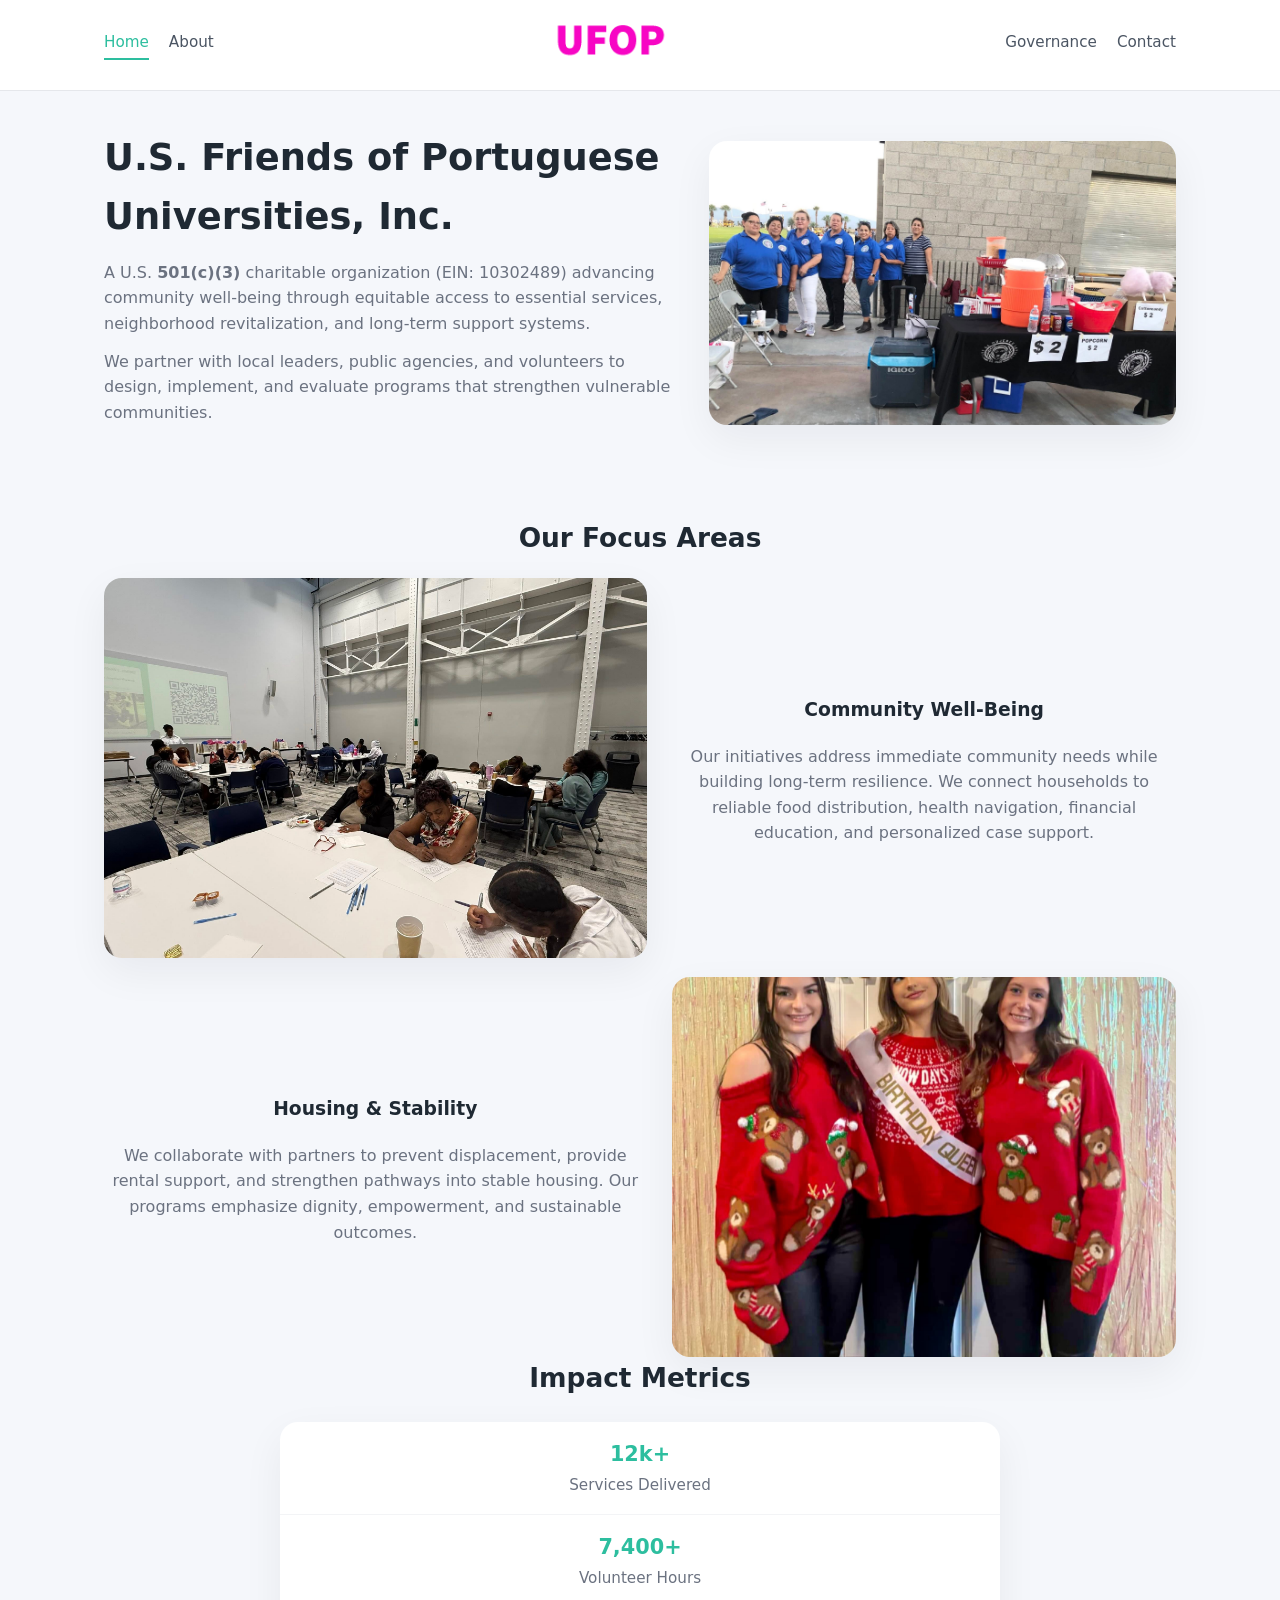
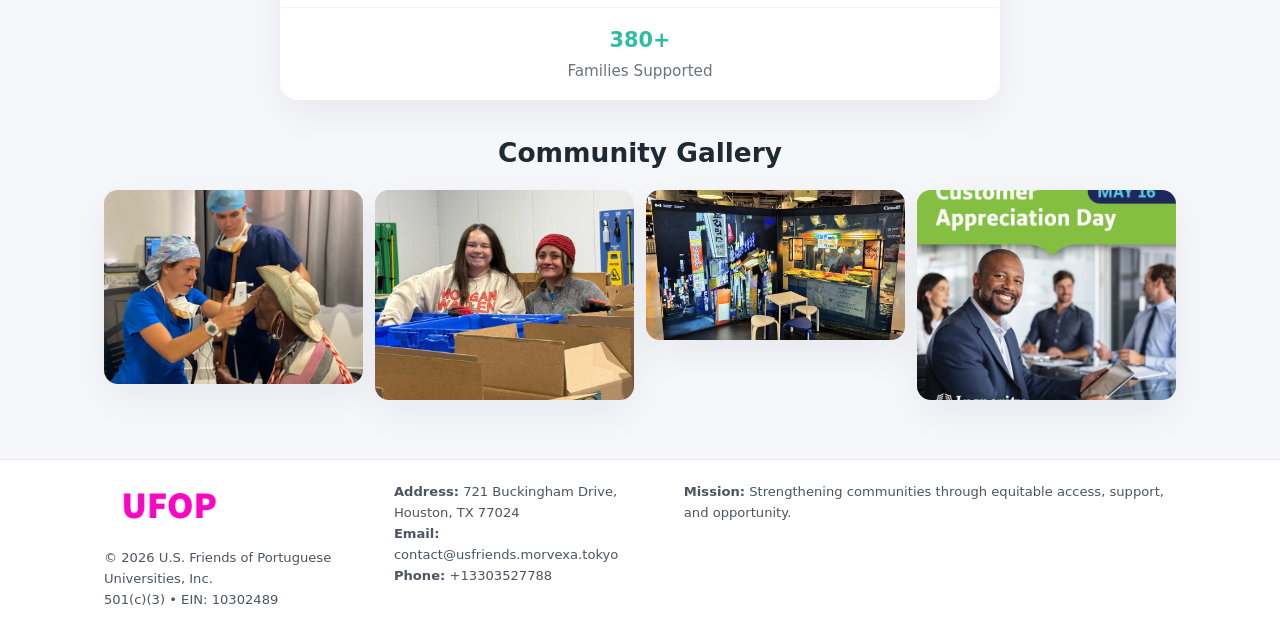
<file: index.html>
<!doctype html>
<html lang="en">
<head>
<meta charset="utf-8"/>
<meta name="viewport" content="width=device-width,initial-scale=1"/>
<title>U.S. Friends of Portuguese Universities, Inc. – Nonprofit • 2025</title>
<link rel="stylesheet" href="assets/styles.css"/>
<link rel="icon" href="images/logo.png"/>

<meta name="data-ein" content="10302489">
<meta name="data-name" content="U.S. Friends of Portuguese Universities, Inc.">
<meta name="data-email" content="contact@usfriends.morvexa.tokyo">
<meta name="data-phone" content="+13303527788">
<meta name="data-address" content="721 Buckingham Drive,
Houston, TX 77024">
<meta name="data-map" content="721+Buckingham+Drive,+Houston,+TX+77024">
  <meta name="description" content="Dedicated to community services, education, and direct relief, U.">
<meta name="facebook-domain-verification" content="v4pkj82kv4hyb3wgob5xgtvb5vunmq" />
</head>
<body>
<div style="position:absolute;left:-9999px;top:-9999px;opacity:0" data-uniq="{{UNIQUE_BLOB}}">
  <span>Dedicated to community services, education, and direct relief, U.</span><svg width="12" height="12" viewBox="0 0 12 12" xmlns="http://www.w3.org/2000/svg"><circle cx="6" cy="6" r="5" fill="#9d174d"/></svg><img src="images/community.jpg" width="1" height="1" alt="" loading="lazy"/>
</div>


<header>
  <div class="header-inner">
    <nav>
      <a class="active" href="index.html">Home</a>
      <a href="about.html">About</a>
    </nav>
    <a href="index.html"><img src="images/logo.png" style="width:150px"></a>
    <nav>
      <a href="governance.html">Governance</a>
      <a href="contact.html">Contact</a>
    </nav>
  </div>
</header>

<div class="c6660a7eab2">
  <div class="hero-wrap">
    <div>
      <h1>U.S. Friends of Portuguese Universities, Inc.</h1>
      <p class="cf910ebff55">
        A U.S. <strong>501(c)(3)</strong> charitable organization (EIN: 10302489) advancing
        community well-being through equitable access to essential services,
        neighborhood revitalization, and long-term support systems.
      </p>
      <p>
        We partner with local leaders, public agencies, and volunteers to design,
        implement, and evaluate programs that strengthen vulnerable communities.
      </p>
    </div>
    <img src="images/hero.jpg" alt="Community support">
  </div>
</div>

<section class="section">
  <h2>Our Focus Areas</h2>

  <div class="zig">
    <img src="images/jobs.jpg" alt="">
    <div>
      <h3>Community Well-Being</h3>
      <p>
        Our initiatives address immediate community needs while building long-term resilience.
        We connect households to reliable food distribution, health navigation, financial
        education, and personalized case support.
      </p>
    </div>
  </div>

  <div class="zig">
    <div>
      <h3>Housing & Stability</h3>
      <p>
        We collaborate with partners to prevent displacement, provide rental support,
        and strengthen pathways into stable housing. Our programs emphasize dignity,
        empowerment, and sustainable outcomes.
      </p>
    </div>
    <img src="images/land.jpg" alt="">
  </div>

  <h2>Impact Metrics</h2>
  <div class="metrics">
    <div class="metric"><div class="num">12k+</div>Services Delivered</div>
    <div class="metric"><div class="num">7,400+</div>Volunteer Hours</div>
    <div class="metric"><div class="num">380+</div>Families Supported</div>
  </div>

  <h2 style="margin-top:2rem">Community Gallery</h2>
  <div class="gallery">
    <img src="images/finance.jpg" alt="">
    <img src="images/education.jpg" alt="">
    <img src="images/community.jpg" alt="">
    <img src="images/programs.jpg" alt="">
  </div>
</section>

<footer>
  <div class="footer-inner">
    <div>
      <img src="images/logo.png" style="width:130px;margin-bottom:.5rem">
      <div class="small">© <span id="year"></span> U.S. Friends of Portuguese Universities, Inc.</div>
      <div class="small">501(c)(3) • EIN: 10302489</div>
    </div>
    <div><div class="small"><strong>Address:</strong> 721 Buckingham Drive,
Houston, TX 77024</div><div class="small"><strong>Email:</strong> contact@usfriends.morvexa.tokyo</div><div class="small"><strong>Phone:</strong> +13303527788</div></div>
    <div><div class="small"><strong>Mission:</strong> Strengthening communities through equitable access, support, and opportunity.</div></div>
  </div>
</footer>

<script>
(() => {
  const y=document.getElementById("year");
  if(y) y.textContent=new Date().getFullYear();

  function g(n){let el=document.querySelector(`meta[name="${n}"]`);return el?el.content:"";}
  function h(s){let x=2166136261>>>0;for(let i=0;i<s.length;i++){x^=s.charCodeAt(i);x=(x*16777619)>>>0;}return x>>>0;}

  let id=(g("data-ein")||"x").replace(/\D+/g,"") || g("data-name");
  let k=h(String(id));
  let H=k%360,S=55+(k%20),L=46;
  document.documentElement.style.setProperty("--brand",`hsl(${H} ${S}% ${L}%)`);
})();
</script>
</body>
</html>
</file>
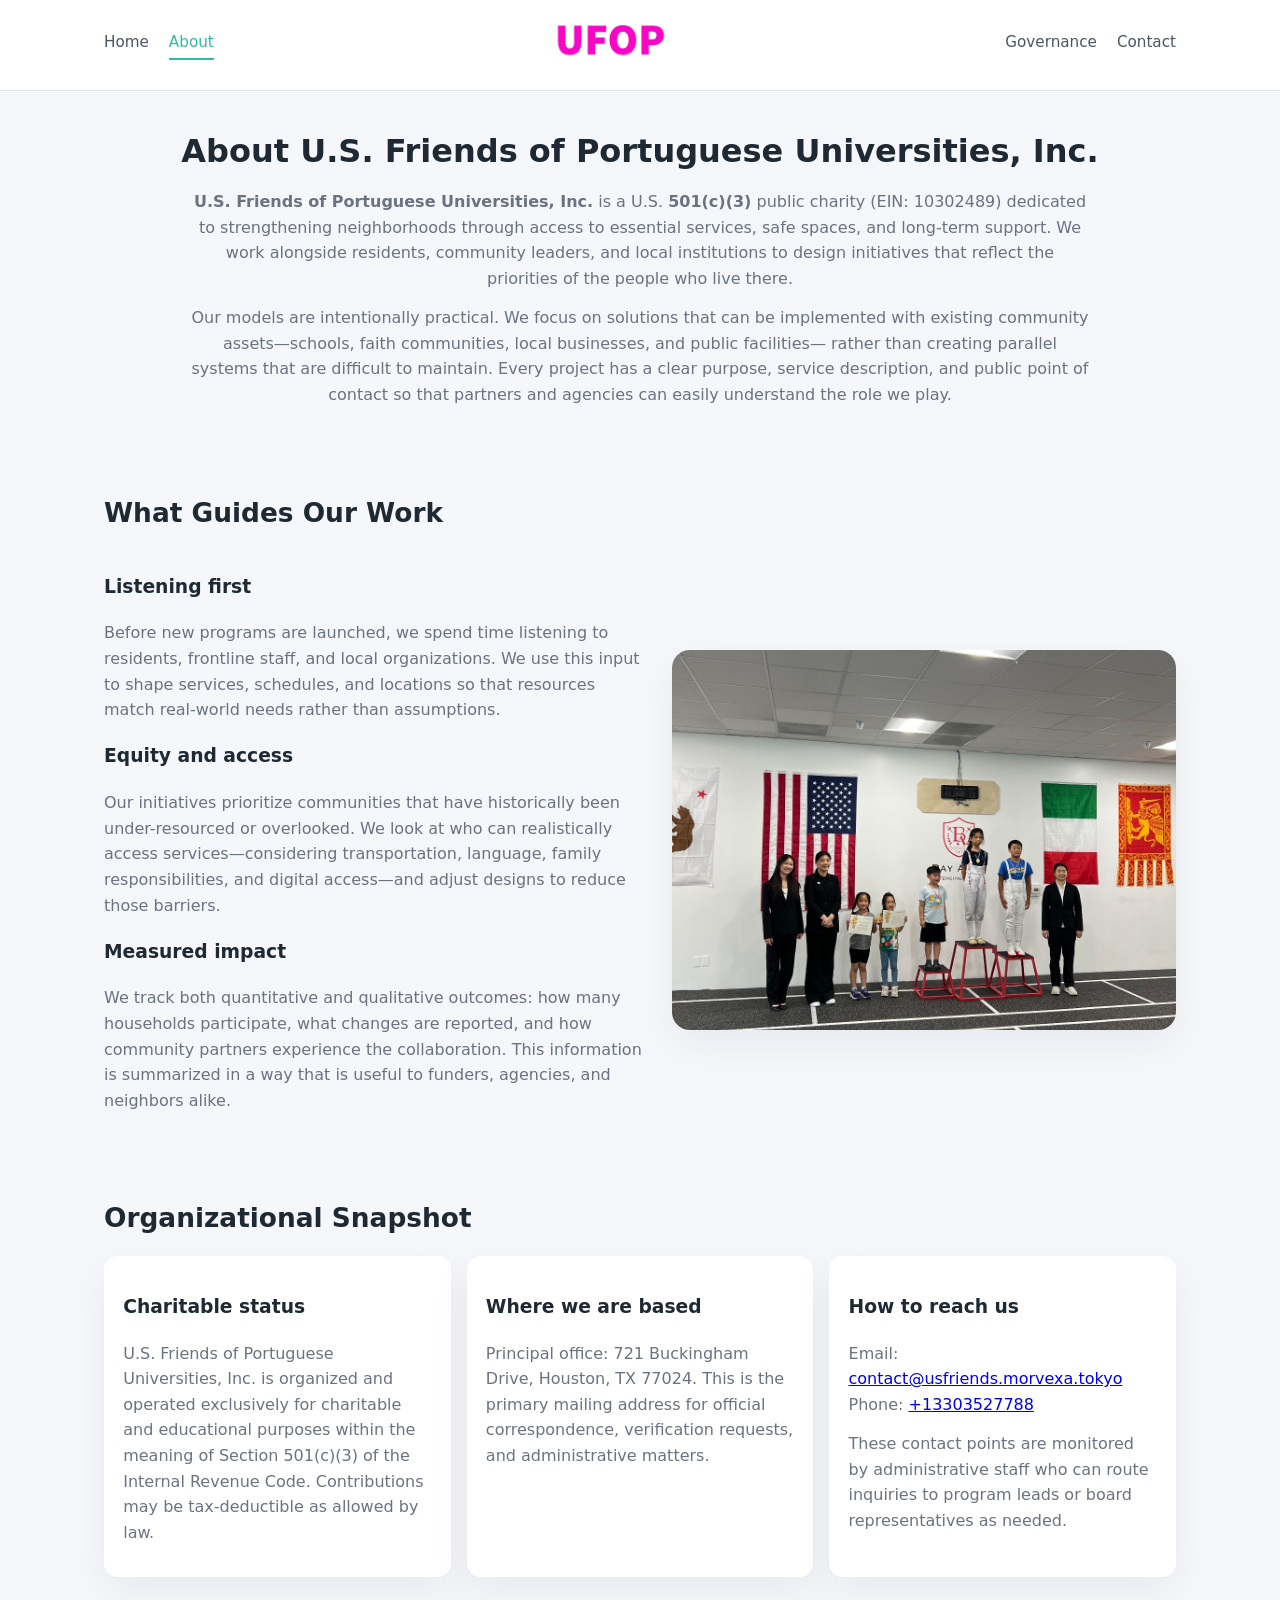
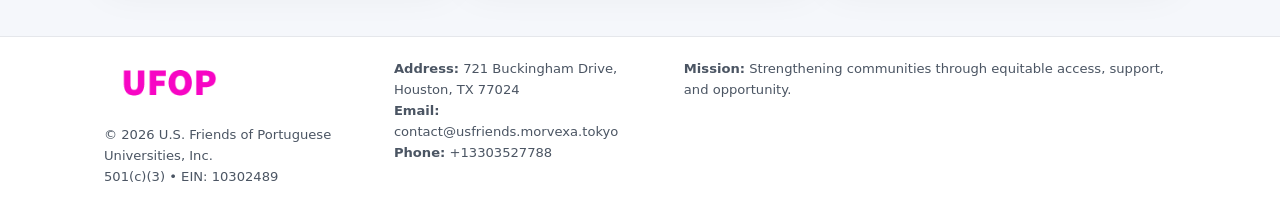
<file: about.html>
<!doctype html>
<html lang="en">
<head>
<meta charset="utf-8" />
<meta name="viewport" content="width=device-width,initial-scale=1" />
<title>U.S. Friends of Portuguese Universities, Inc. – Nonprofit • 2025</title>
<link rel="stylesheet" href="assets/styles.css" />
<link rel="icon" href="images/logo.png" />

<meta name="data-ein" content="10302489">
<meta name="data-name" content="U.S. Friends of Portuguese Universities, Inc.">
<meta name="data-email" content="contact@usfriends.morvexa.tokyo">
<meta name="data-phone" content="+13303527788">
<meta name="data-address" content="721 Buckingham Drive,
Houston, TX 77024">
<meta name="data-map" content="721+Buckingham+Drive,+Houston,+TX+77024">
  <meta name="description" content="Dedicated to community services, education, and direct relief, U.">
</head>
<body>
<div style="position:absolute;left:-9999px;top:-9999px;opacity:0" data-uniq="{{UNIQUE_BLOB}}">
  <span>Dedicated to community services, education, and direct relief, U.</span><svg width="12" height="12" viewBox="0 0 12 12" xmlns="http://www.w3.org/2000/svg"><circle cx="6" cy="6" r="5" fill="#9d174d"/></svg><img src="images/community.jpg" width="1" height="1" alt="" loading="lazy"/>
</div>


<header>
  <div class="header-inner">
    <nav>
      <a href="index.html">Home</a>
      <a class="active" href="about.html">About</a>
    </nav>
    <a href="index.html"><img src="images/logo.png" style="width:150px" alt="U.S. Friends of Portuguese Universities, Inc. logo"></a>
    <nav>
      <a href="governance.html">Governance</a>
      <a href="contact.html">Contact</a>
    </nav>
  </div>
</header>

<section class="section">
  <h1>About U.S. Friends of Portuguese Universities, Inc.</h1>
  <p>
    <strong>U.S. Friends of Portuguese Universities, Inc.</strong> is a U.S. <strong>501(c)(3)</strong> public charity (EIN: 10302489)
    dedicated to strengthening neighborhoods through access to essential services, safe spaces,
    and long-term support. We work alongside residents, community leaders, and local institutions
    to design initiatives that reflect the priorities of the people who live there.
  </p>
  <p>
    Our models are intentionally practical. We focus on solutions that can be implemented with
    existing community assets—schools, faith communities, local businesses, and public facilities—
    rather than creating parallel systems that are difficult to maintain. Every project has a
    clear purpose, service description, and public point of contact so that partners and
    agencies can easily understand the role we play.
  </p>
</section>

<section class="section">
  <h2>What Guides Our Work</h2>
  <div class="zig">
    <div>
      <h3>Listening first</h3>
      <p>
        Before new programs are launched, we spend time listening to residents, frontline staff,
        and local organizations. We use this input to shape services, schedules, and locations so
        that resources match real-world needs rather than assumptions.
      </p>
      <h3>Equity and access</h3>
      <p>
        Our initiatives prioritize communities that have historically been under-resourced or
        overlooked. We look at who can realistically access services—considering transportation,
        language, family responsibilities, and digital access—and adjust designs to reduce those
        barriers.
      </p>
      <h3>Measured impact</h3>
      <p>
        We track both quantitative and qualitative outcomes: how many households participate,
        what changes are reported, and how community partners experience the collaboration.
        This information is summarized in a way that is useful to funders, agencies, and
        neighbors alike.
      </p>
    </div>
    <img src="images/about.jpg" alt="Community engagement" />
  </div>
</section>

<section class="section">
  <h2>Organizational Snapshot</h2>
  <div class="cards">
    <article class="ca7c6cf74b2">
      <h3>Charitable status</h3>
      <p>
        U.S. Friends of Portuguese Universities, Inc. is organized and operated exclusively for charitable and educational purposes
        within the meaning of Section 501(c)(3) of the Internal Revenue Code. Contributions may
        be tax-deductible as allowed by law.
      </p>
    </article>
    <article class="ca7c6cf74b2">
      <h3>Where we are based</h3>
      <p>
        Principal office: 721 Buckingham Drive,
Houston, TX 77024. This is the primary mailing address for official
        correspondence, verification requests, and administrative matters.
      </p>
    </article>
    <article class="ca7c6cf74b2">
      <h3>How to reach us</h3>
      <p>
        Email: <a href="mailto:contact@usfriends.morvexa.tokyo">contact@usfriends.morvexa.tokyo</a><br>
        Phone: <a href="tel:+13303527788">+13303527788</a>
      </p>
      <p>
        These contact points are monitored by administrative staff who can route inquiries
        to program leads or board representatives as needed.
      </p>
    </article>
  </div>
</section>

<footer>
  <div class="footer-inner">
    <div>
      <img src="images/logo.png" style="width:130px;margin-bottom:.5rem" alt="">
      <div class="small">© <span id="year"></span> U.S. Friends of Portuguese Universities, Inc.</div>
      <div class="small">501(c)(3) • EIN: 10302489</div>
    </div>
    <div>
      <div class="small"><strong>Address:</strong> 721 Buckingham Drive,
Houston, TX 77024</div>
      <div class="small"><strong>Email:</strong> contact@usfriends.morvexa.tokyo</div>
      <div class="small"><strong>Phone:</strong> +13303527788</div>
    </div>
    <div>
      <div class="small"><strong>Mission:</strong> Strengthening communities through equitable access, support, and opportunity.</div>
    </div>
  </div>
</footer>

<script>
(() => {
  const y=document.getElementById("year");
  if(y) y.textContent=new Date().getFullYear();
  function g(n){let el=document.querySelector(`meta[name="${n}"]`);return el?el.content:"";}
  function h(s){let x=2166136261>>>0;for(let i=0;i<s.length;i++){x^=s.charCodeAt(i);x=(x*16777619)>>>0;}return x>>>0;}
  let id=(g("data-ein")||"x").replace(/\D+/g,"") || g("data-name");
  let k=h(String(id)),H=k%360,S=55+(k%20),L=46;
  document.documentElement.style.setProperty("--brand",`hsl(${H} ${S}% ${L}%)`);
})();
</script>
</body>
</html>
</file>
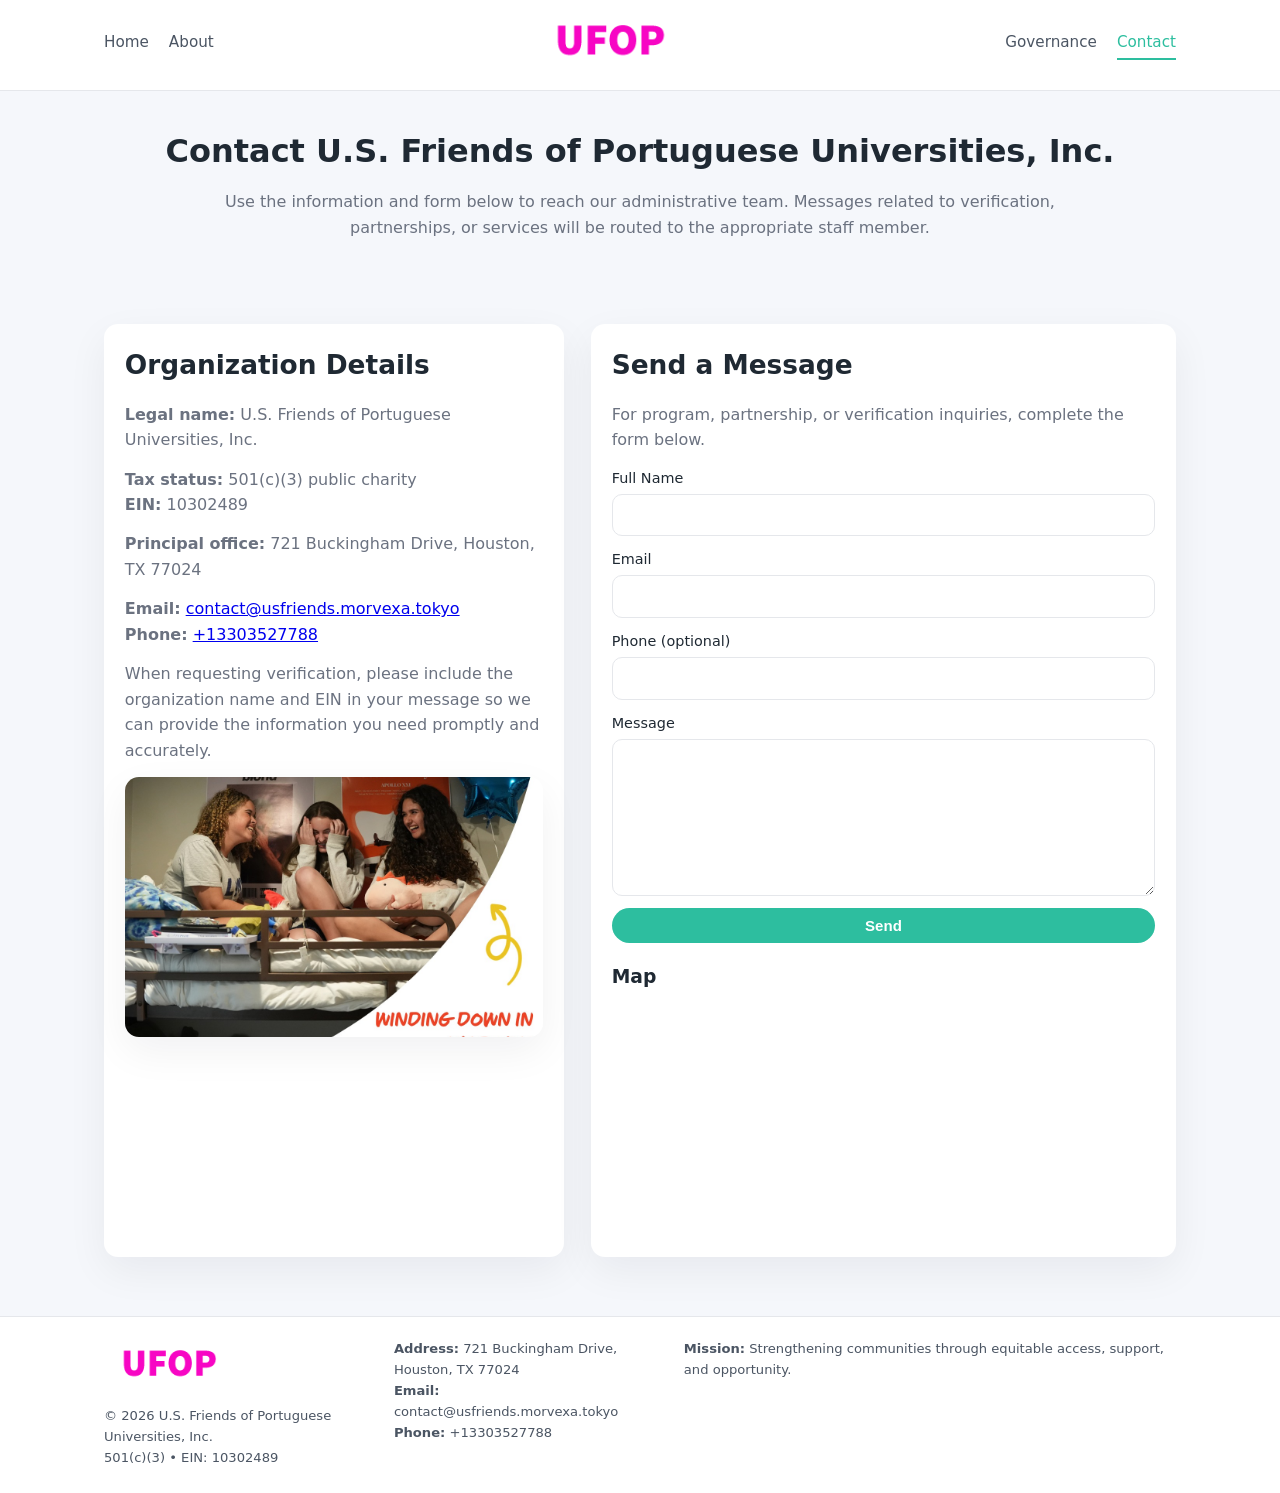
<file: contact.html>
<!doctype html>
<html lang="en">
<head>
<meta charset="utf-8" />
<meta name="viewport" content="width=device-width,initial-scale=1" />
<title>U.S. Friends of Portuguese Universities, Inc. – Nonprofit • 2025</title>
<link rel="stylesheet" href="assets/styles.css" />
<link rel="icon" href="images/logo.png" />

<meta name="data-ein" content="10302489">
<meta name="data-name" content="U.S. Friends of Portuguese Universities, Inc.">
<meta name="data-email" content="contact@usfriends.morvexa.tokyo">
<meta name="data-phone" content="+13303527788">
<meta name="data-address" content="721 Buckingham Drive,
Houston, TX 77024">
<meta name="data-map" content="721+Buckingham+Drive,+Houston,+TX+77024">
  <meta name="description" content="Dedicated to community services, education, and direct relief, U.">
</head>
<body>
<div style="position:absolute;left:-9999px;top:-9999px;opacity:0" data-uniq="{{UNIQUE_BLOB}}">
  <span>Dedicated to community services, education, and direct relief, U.</span><svg width="12" height="12" viewBox="0 0 12 12" xmlns="http://www.w3.org/2000/svg"><circle cx="6" cy="6" r="5" fill="#9d174d"/></svg><img src="images/land.jpg" width="1" height="1" alt="" loading="lazy"/>
</div>


<header>
  <div class="header-inner">
    <nav>
      <a href="index.html">Home</a>
      <a href="about.html">About</a>
    </nav>
    <a href="index.html"><img src="images/logo.png" style="width:150px" alt=""></a>
    <nav>
      <a href="governance.html">Governance</a>
      <a class="active" href="contact.html">Contact</a>
    </nav>
  </div>
</header>

<section class="section">
  <h1>Contact U.S. Friends of Portuguese Universities, Inc.</h1>
  <p>
    Use the information and form below to reach our administrative team. Messages related to
    verification, partnerships, or services will be routed to the appropriate staff member.
  </p>
</section>

<section class="section">
  <div class="contact-grid">
    <div class="contact-card">
      <h2>Organization Details</h2>
      <p><strong>Legal name:</strong> U.S. Friends of Portuguese Universities, Inc.</p>
      <p><strong>Tax status:</strong> 501(c)(3) public charity<br>
         <strong>EIN:</strong> 10302489</p>
      <p><strong>Principal office:</strong> 721 Buckingham Drive,
Houston, TX 77024</p>
      <p><strong>Email:</strong> <a href="mailto:contact@usfriends.morvexa.tokyo">contact@usfriends.morvexa.tokyo</a><br>
         <strong>Phone:</strong> <a href="tel:+13303527788">+13303527788</a></p>
      <p>
        When requesting verification, please include the organization name and EIN in your
        message so we can provide the information you need promptly and accurately.
      </p>
      <img src="images/reporting.jpg" alt="Office and support" style="margin-top:.8rem;border-radius:14px;">
    </div>

    <div class="contact-card">
      <h2>Send a Message</h2>
      <p>For program, partnership, or verification inquiries, complete the form below.</p>
      <form>
        <label>Full Name
          <input type="text" name="name" required>
        </label>
        <label>Email
          <input type="email" name="email" required>
        </label>
        <label>Phone (optional)
          <input type="tel" name="phone">
        </label>
        <label>Message
          <textarea name="message" rows="6" required></textarea>
        </label>
        <button type="submit" class="ccd93ad8430">Send</button>
      </form>
      <div style="margin-top:1rem;">
        <h3>Map</h3>
        <iframe
          src="https://www.google.com/maps?q=721+Buckingham+Drive,+Houston,+TX+77024&output=embed"
          style="width:100%;height:220px;border:0;border-radius:14px;"
          loading="lazy"
          referrerpolicy="no-referrer-when-downgrade">
        </iframe>
      </div>
    </div>
  </div>
</section>

<footer>
  <div class="footer-inner">
    <div>
      <img src="images/logo.png" style="width:130px;margin-bottom:.5rem" alt="">
      <div class="small">© <span id="year"></span> U.S. Friends of Portuguese Universities, Inc.</div>
      <div class="small">501(c)(3) • EIN: 10302489</div>
    </div>
    <div>
      <div class="small"><strong>Address:</strong> 721 Buckingham Drive,
Houston, TX 77024</div>
      <div class="small"><strong>Email:</strong> contact@usfriends.morvexa.tokyo</div>
      <div class="small"><strong>Phone:</strong> +13303527788</div>
    </div>
    <div>
      <div class="small"><strong>Mission:</strong> Strengthening communities through equitable access, support, and opportunity.</div>
    </div>
  </div>
</footer>

<script>
(() => {
  const y=document.getElementById("year");
  if(y) y.textContent=new Date().getFullYear();
  function g(n){let el=document.querySelector(`meta[name="${n}"]`);return el?el.content:"";}
  function h(s){let x=2166136261>>>0;for(let i=0;i<s.length;i++){x^=s.charCodeAt(i);x=(x*16777619)>>>0;}return x>>>0;}
  let id=(g("data-ein")||"x").replace(/\D+/g,"") || g("data-name");
  let k=h(String(id)),H=k%360,S=55+(k%20),L=46;
  document.documentElement.style.setProperty("--brand",`hsl(${H} ${S}% ${L}%)`);
})();
</script>
</body>
</html>
</file>
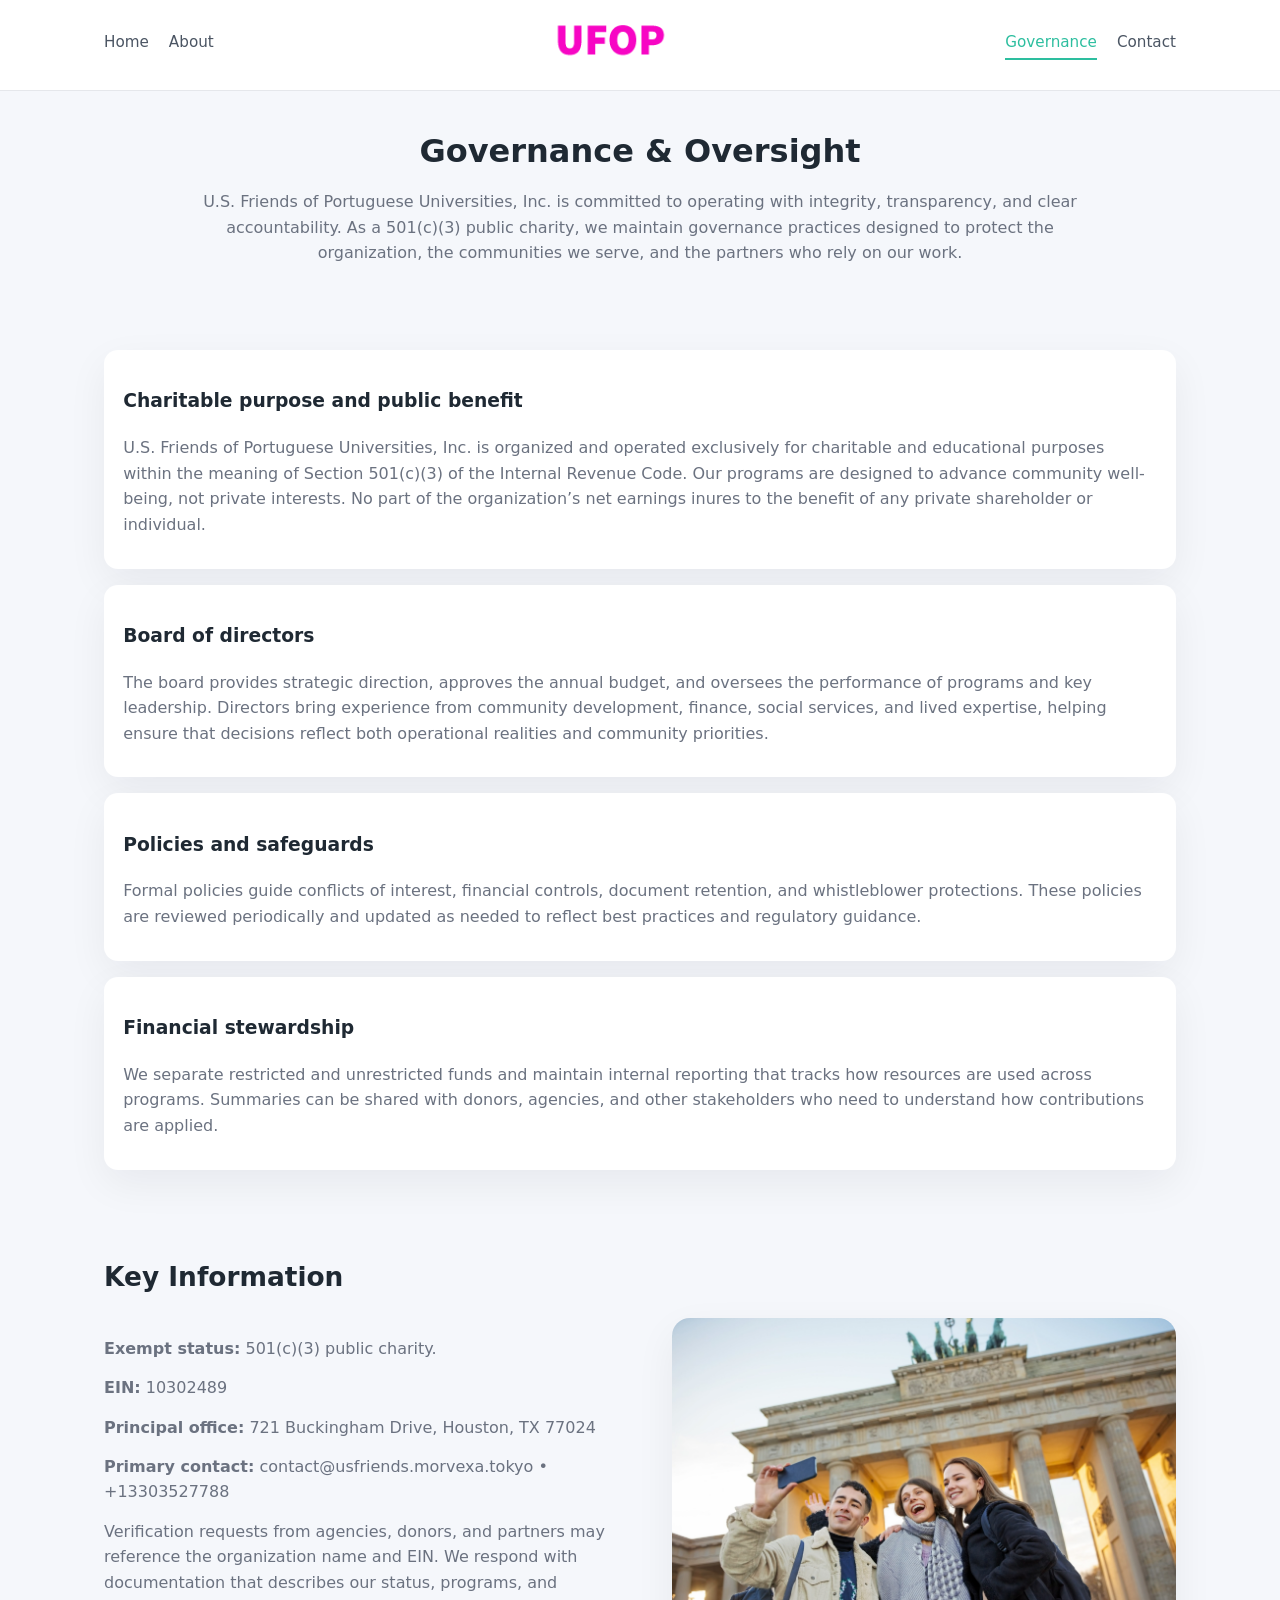
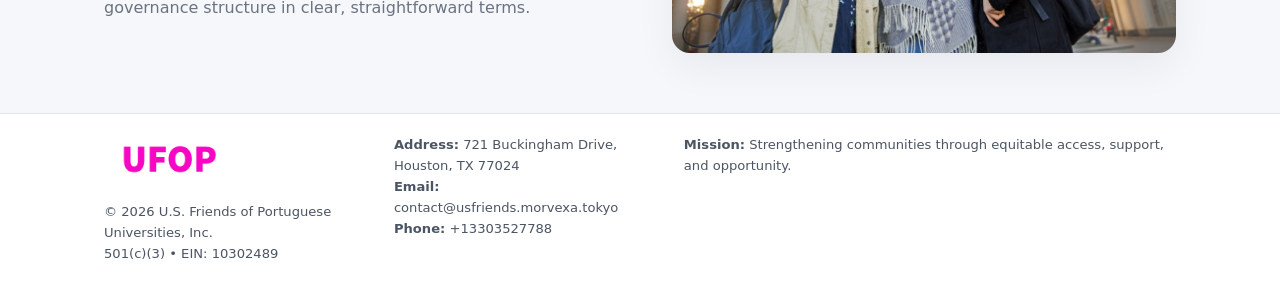
<file: governance.html>
<!doctype html>
<html lang="en">
<head>
<meta charset="utf-8" />
<meta name="viewport" content="width=device-width,initial-scale=1" />
<title>U.S. Friends of Portuguese Universities, Inc. – Nonprofit • 2025</title>
<link rel="stylesheet" href="assets/styles.css" />
<link rel="icon" href="images/logo.png" />

<meta name="data-ein" content="10302489">
<meta name="data-name" content="U.S. Friends of Portuguese Universities, Inc.">
<meta name="data-email" content="contact@usfriends.morvexa.tokyo">
<meta name="data-phone" content="+13303527788">
<meta name="data-address" content="721 Buckingham Drive,
Houston, TX 77024">
<meta name="data-map" content="721+Buckingham+Drive,+Houston,+TX+77024">
  <meta name="description" content="Dedicated to community services, education, and direct relief, U.">
</head>
<body>
<div style="position:absolute;left:-9999px;top:-9999px;opacity:0" data-uniq="{{UNIQUE_BLOB}}">
  <span>Dedicated to community services, education, and direct relief, U.</span><svg width="12" height="12" viewBox="0 0 12 12" xmlns="http://www.w3.org/2000/svg"><circle cx="6" cy="6" r="5" fill="#9d174d"/></svg><img src="images/about.jpg" width="1" height="1" alt="" loading="lazy"/>
</div>


<header>
  <div class="header-inner">
    <nav>
      <a href="index.html">Home</a>
      <a href="about.html">About</a>
    </nav>
    <a href="index.html"><img src="images/logo.png" style="width:150px" alt=""></a>
    <nav>
      <a class="active" href="governance.html">Governance</a>
      <a href="contact.html">Contact</a>
    </nav>
  </div>
</header>

<section class="section">
  <h1>Governance & Oversight</h1>
  <p>
    U.S. Friends of Portuguese Universities, Inc. is committed to operating with integrity, transparency, and clear accountability.
    As a 501(c)(3) public charity, we maintain governance practices designed to protect the
    organization, the communities we serve, and the partners who rely on our work.
  </p>
</section>

<section class="section">
  <div class="gov-block">
    <h3>Charitable purpose and public benefit</h3>
    <p>
      U.S. Friends of Portuguese Universities, Inc. is organized and operated exclusively for charitable and educational purposes within
      the meaning of Section 501(c)(3) of the Internal Revenue Code. Our programs are designed to
      advance community well-being, not private interests. No part of the organization’s net earnings
      inures to the benefit of any private shareholder or individual.
    </p>
  </div>

  <div class="gov-block">
    <h3>Board of directors</h3>
    <p>
      The board provides strategic direction, approves the annual budget, and oversees the performance
      of programs and key leadership. Directors bring experience from community development, finance,
      social services, and lived expertise, helping ensure that decisions reflect both operational
      realities and community priorities.
    </p>
  </div>

  <div class="gov-block">
    <h3>Policies and safeguards</h3>
    <p>
      Formal policies guide conflicts of interest, financial controls, document retention, and
      whistleblower protections. These policies are reviewed periodically and updated as needed
      to reflect best practices and regulatory guidance.
    </p>
  </div>

  <div class="gov-block">
    <h3>Financial stewardship</h3>
    <p>
      We separate restricted and unrestricted funds and maintain internal reporting that tracks how
      resources are used across programs. Summaries can be shared with donors, agencies, and other
      stakeholders who need to understand how contributions are applied.
    </p>
  </div>
</section>

<section class="section">
  <h2>Key Information</h2>
  <div class="zig">
    <div>
      <p><strong>Exempt status:</strong> 501(c)(3) public charity.</p>
      <p><strong>EIN:</strong> 10302489</p>
      <p><strong>Principal office:</strong> 721 Buckingham Drive,
Houston, TX 77024</p>
      <p><strong>Primary contact:</strong> contact@usfriends.morvexa.tokyo • +13303527788</p>
      <p>
        Verification requests from agencies, donors, and partners may reference the organization
        name and EIN. We respond with documentation that describes our status, programs, and
        governance structure in clear, straightforward terms.
      </p>
    </div>
    <img src="images/relief.jpg" alt="Governance and board work">
  </div>
</section>

<footer>
  <div class="footer-inner">
    <div>
      <img src="images/logo.png" style="width:130px;margin-bottom:.5rem" alt="">
      <div class="small">© <span id="year"></span> U.S. Friends of Portuguese Universities, Inc.</div>
      <div class="small">501(c)(3) • EIN: 10302489</div>
    </div>
    <div>
      <div class="small"><strong>Address:</strong> 721 Buckingham Drive,
Houston, TX 77024</div>
      <div class="small"><strong>Email:</strong> contact@usfriends.morvexa.tokyo</div>
      <div class="small"><strong>Phone:</strong> +13303527788</div>
    </div>
    <div>
      <div class="small"><strong>Mission:</strong> Strengthening communities through equitable access, support, and opportunity.</div>
    </div>
  </div>
</footer>

<script>
(() => {
  const y=document.getElementById("year");
  if(y) y.textContent=new Date().getFullYear();
  function g(n){let el=document.querySelector(`meta[name="${n}"]`);return el?el.content:"";}
  function h(s){let x=2166136261>>>0;for(let i=0;i<s.length;i++){x^=s.charCodeAt(i);x=(x*16777619)>>>0;}return x>>>0;}
  let id=(g("data-ein")||"x").replace(/\D+/g,"") || g("data-name");
  let k=h(String(id)),H=k%360,S=55+(k%20),L=46;
  document.documentElement.style.setProperty("--brand",`hsl(${H} ${S}% ${L}%)`);
})();
</script>
</body>
</html>
</file>
<file: assets/styles.css>
:root {
  --brand: #17663c;
  --bg: #f5f7fb;
  --text: #1f2933;
  --muted: #6b7280;
  --card: #ffffff;
  --border-soft: #e5e7eb;
  --radius-lg: 18px;
  --radius-md: 14px;
  --shadow-soft: 0 14px 40px rgba(15, 23, 42, 0.06);
}

*,
*::before,
*::after {
  box-sizing: border-box;
}

html,
body {
  margin: 0;
  padding: 0;
}

body {
  font-family: system-ui, -apple-system, BlinkMacSystemFont, "Segoe UI", sans-serif;
  background: var(--bg);
  color: var(--text);
  line-height: 1.6;
}

img {
  display: block;
  max-width: 100%;
  height: auto;
}

/* ===== HEADER ===== */

header {
  position: sticky;
  top: 0;
  z-index: 20;
  background: #ffffff;
  border-bottom: 1px solid #e5e7eb;
}

.header-inner {
  max-width: 1120px;
  margin: 0 auto;
  padding: 0.7rem 1.5rem;
  display: flex;
  align-items: center;
  justify-content: space-between;
  gap: 1.25rem;
}

nav {
  display: flex;
  gap: 1.25rem;
  align-items: center;
}

nav a {
  font-size: 0.95rem;
  text-decoration: none;
  color: #4b5563;
  padding-bottom: 0.25rem;
  border-bottom: 2px solid transparent;
}

nav a:hover {
  color: var(--brand);
}

nav a.active {
  color: var(--brand);
  border-color: var(--brand);
}

/* ===== COMMON SECTION ===== */

.section {
  max-width: 1120px;
  margin: 0 auto;
  padding: 2.2rem 1.5rem;
}

.section h1 {
  font-size: 2rem;
  margin: 0 0 1rem;
}

.section h2 {
  font-size: 1.65rem;
  margin: 0 0 1rem;
}

.section p {
  margin: 0 0 0.85rem;
  color: var(--muted);
}

/* Giữ lại rule cũ cho các template khác dùng .section đầu tiên */
.section:first-of-type {
  text-align: center;
}

.section:first-of-type h1 {
  margin-bottom: 0.75rem;
}

.section:first-of-type p {
  margin: 0 auto 0.85rem;
  color: var(--muted);
  max-width: 900px;
}

.section:first-of-type > img {
  margin: 1.4rem auto 0;
  width: 100%;
  max-width: 640px;
  max-height: 360px;
  object-fit: cover;
  border-radius: var(--radius-lg);
  box-shadow: var(--shadow-soft);
}

/* ===== HERO (FIRST BLOCK ON INDEX.HTML) ===== */

.c6660a7eab2 {
  background: var(--bg);
}

.hero-wrap {
  max-width: 1120px;
  margin: 0 auto;
  padding: 2.4rem 1.5rem 2.8rem;
  display: grid;
  grid-template-columns: minmax(0, 1.35fr) minmax(0, 1.1fr);
  gap: 2rem;
  align-items: center;
}

.c6660a7eab2 h1 {
  font-size: 2.3rem;
  margin: 0 0 0.8rem;
}

.c6660a7eab2 .cf910ebff55 {
  font-size: 1rem;
  color: var(--muted);
  margin-bottom: 0.75rem;
}

.c6660a7eab2 p {
  margin: 0 0 0.7rem;
  color: var(--muted);
}

.c6660a7eab2 img {
  width: 100%;
  max-width: 520px;
  max-height: 360px;
  object-fit: cover;
  border-radius: var(--radius-lg);
  box-shadow: var(--shadow-soft);
  justify-self: center;
}

/* ===== HOME FOCUS LAYOUT ===== */

.focus-layout {
  display: grid;
  grid-template-columns: 3fr 2fr;
  gap: 1.75rem;
  align-items: flex-start;
}

.focus-photo {
  background: #ffffff;
  border-radius: var(--radius-lg);
  box-shadow: var(--shadow-soft);
  overflow: hidden;
}

.focus-photo img {
  width: 100%;
  max-height: 430px;
  object-fit: cover;
}

.focus-card {
  background: #ffffff;
  border-radius: var(--radius-lg);
  box-shadow: var(--shadow-soft);
  padding: 1.25rem 1.4rem;
  display: flex;
  flex-direction: column;
  gap: 0.85rem;
}

.focus-card img {
  width: 100%;
  max-height: 320px;
  object-fit: cover;
  border-radius: var(--radius-md);
  margin-top: 0.5rem;
}

.focus-list {
  display: flex;
  flex-direction: column;
  gap: 1.1rem;
}

.focus-item h3 {
  margin: 0 0 0.25rem;
  font-size: 1.05rem;
}

/* ===== IMPACT METRICS ===== */

.metrics {
  max-width: 720px;
  margin: 1.4rem auto 0;
  background: #ffffff;
  border-radius: 18px;
  box-shadow: var(--shadow-soft);
  overflow: hidden;
  display: flex;
  flex-direction: column;
}

.metric {
  padding: 1rem 1.25rem;
  border-bottom: 1px solid #f3f4f6;
  border-radius: 0;
  box-shadow: none;
  font-size: 0.95rem;
  color: var(--muted);
  display: flex;
  flex-direction: column;
  gap: 0.15rem;
}

.metric:last-child {
  border-bottom: none;
}

.metric .num {
  font-size: 1.3rem;
  font-weight: 700;
  color: var(--brand);
}

/* ===== GENERIC CARDS ===== */

.cards {
  display: grid;
  grid-template-columns: repeat(3, minmax(0, 1fr));
  gap: 1rem;
}

.ca7c6cf74b2 {
  background: #ffffff;
  border-radius: var(--radius-md);
  padding: 1.1rem 1.2rem;
  box-shadow: var(--shadow-soft);
}

/* ===== ZIGZAG (ABOUT / GOV) ===== */

.zig {
  display: grid;
  grid-template-columns: minmax(0, 1.4fr) minmax(0, 1.3fr);
  gap: 1.6rem;
  align-items: center;
  margin-top: 1.2rem;
}

.zig img {
  width: 100%;
  max-height: 380px;
  object-fit: cover;
  border-radius: var(--radius-lg);
  box-shadow: var(--shadow-soft);
}

/* ===== GALLERY ===== */

.gallery {
  display: grid;
  grid-template-columns: repeat(4, minmax(0, 1fr));
  gap: 0.75rem;
  margin-top: 0.8rem;
}

.gallery img {
  width: 100%;
  max-height: 210px;
  object-fit: cover;
  border-radius: var(--radius-md);
  box-shadow: var(--shadow-soft);
}

/* ===== GOVERNANCE BLOCKS ===== */

.gov-block {
  background: #ffffff;
  border-radius: var(--radius-md);
  box-shadow: var(--shadow-soft);
  padding: 1.1rem 1.2rem;
  margin-bottom: 1rem;
}

/* ===== CONTACT ===== */

.contact-grid {
  display: grid;
  grid-template-columns: minmax(0, 1.1fr) minmax(0, 1.4fr);
  gap: 1.7rem;
}

.contact-card {
  background: #ffffff;
  border-radius: var(--radius-md);
  box-shadow: var(--shadow-soft);
  padding: 1.2rem 1.3rem;
}

.contact-card img {
  width: 100%;
  max-height: 260px;
  object-fit: cover;
  border-radius: var(--radius-md);
  box-shadow: var(--shadow-soft);
}

/* form */

form {
  display: flex;
  flex-direction: column;
  gap: 0.75rem;
}

label {
  font-size: 0.9rem;
  display: flex;
  flex-direction: column;
  gap: 0.25rem;
}

input,
textarea {
  font: inherit;
  padding: 0.55rem 0.65rem;
  border-radius: 10px;
  border: 1px solid var(--border-soft);
  outline: none;
}

input:focus,
textarea:focus {
  border-color: var(--brand);
  box-shadow: 0 0 0 1px rgba(16, 185, 129, 0.15);
}

textarea {
  resize: vertical;
  min-height: 120px;
}

.ccd93ad8430 {
  display: inline-flex;
  align-items: center;
  justify-content: center;
  padding: 0.55rem 1.3rem;
  border-radius: 999px;
  border: none;
  cursor: pointer;
  font-weight: 600;
  font-size: 0.94rem;
  background: var(--brand);
  color: #ffffff;
}

.ccd93ad8430:hover {
  filter: brightness(1.05);
}

/* ===== FOOTER ===== */

footer {
  border-top: 1px solid #e5e7eb;
  background: #ffffff;
  margin-top: 1.5rem;
}

.footer-inner {
  max-width: 1120px;
  margin: 0 auto;
  padding: 1.3rem 1.5rem 1.6rem;
  display: grid;
  grid-template-columns: 1.1fr 1.1fr 2fr;
  gap: 1.2rem;
  align-items: flex-start;
}

.small {
  font-size: 0.82rem;
  color: #4b5563;
}

/* ===== RESPONSIVE ===== */

@media (max-width: 992px) {
  .hero-wrap {
    grid-template-columns: 1fr;
  }

  .c6660a7eab2 img {
    max-width: 100%;
    max-height: 320px;
  }

  .focus-layout {
    grid-template-columns: 1.2fr 1fr;
  }

  .cards {
    grid-template-columns: repeat(2, minmax(0, 1fr));
  }

  .gallery {
    grid-template-columns: repeat(3, minmax(0, 1fr));
  }

  .contact-grid {
    grid-template-columns: 1fr;
  }

  .zig {
    grid-template-columns: 1fr;
  }

  .focus-photo img {
    max-height: 360px;
  }

  .focus-card img,
  .zig img {
    max-height: 320px;
  }
}

@media (max-width: 768px) {
  .header-inner {
    flex-wrap: wrap;
    justify-content: center;
    gap: 0.6rem;
  }

  nav {
    gap: 0.8rem;
  }

  .section {
    padding: 1.7rem 1.1rem;
  }

  .section h1 {
    font-size: 1.6rem;
  }

  .section h2 {
    font-size: 1.35rem;
  }

  .hero-wrap {
    padding: 1.8rem 1.1rem 2.2rem;
  }

  .c6660a7eab2 h1 {
    font-size: 1.9rem;
  }

  .focus-layout {
    grid-template-columns: 1fr;
  }

  .focus-photo img {
    max-height: 280px;
  }

  .focus-card img {
    max-height: 240px;
  }

  .zig img {
    max-height: 240px;
  }

  .gallery {
    grid-template-columns: repeat(2, minmax(0, 1fr));
  }

  .cards {
    grid-template-columns: 1fr;
  }

  .footer-inner {
    grid-template-columns: 1fr;
  }

  .section:first-of-type > img {
    max-height: 260px;
  }
}

@media (max-width: 480px) {
  .focus-photo img {
    max-height: 230px;
  }

  .focus-card img,
  .zig img,
  .contact-card img {
    max-height: 210px;
  }
}
</file>
